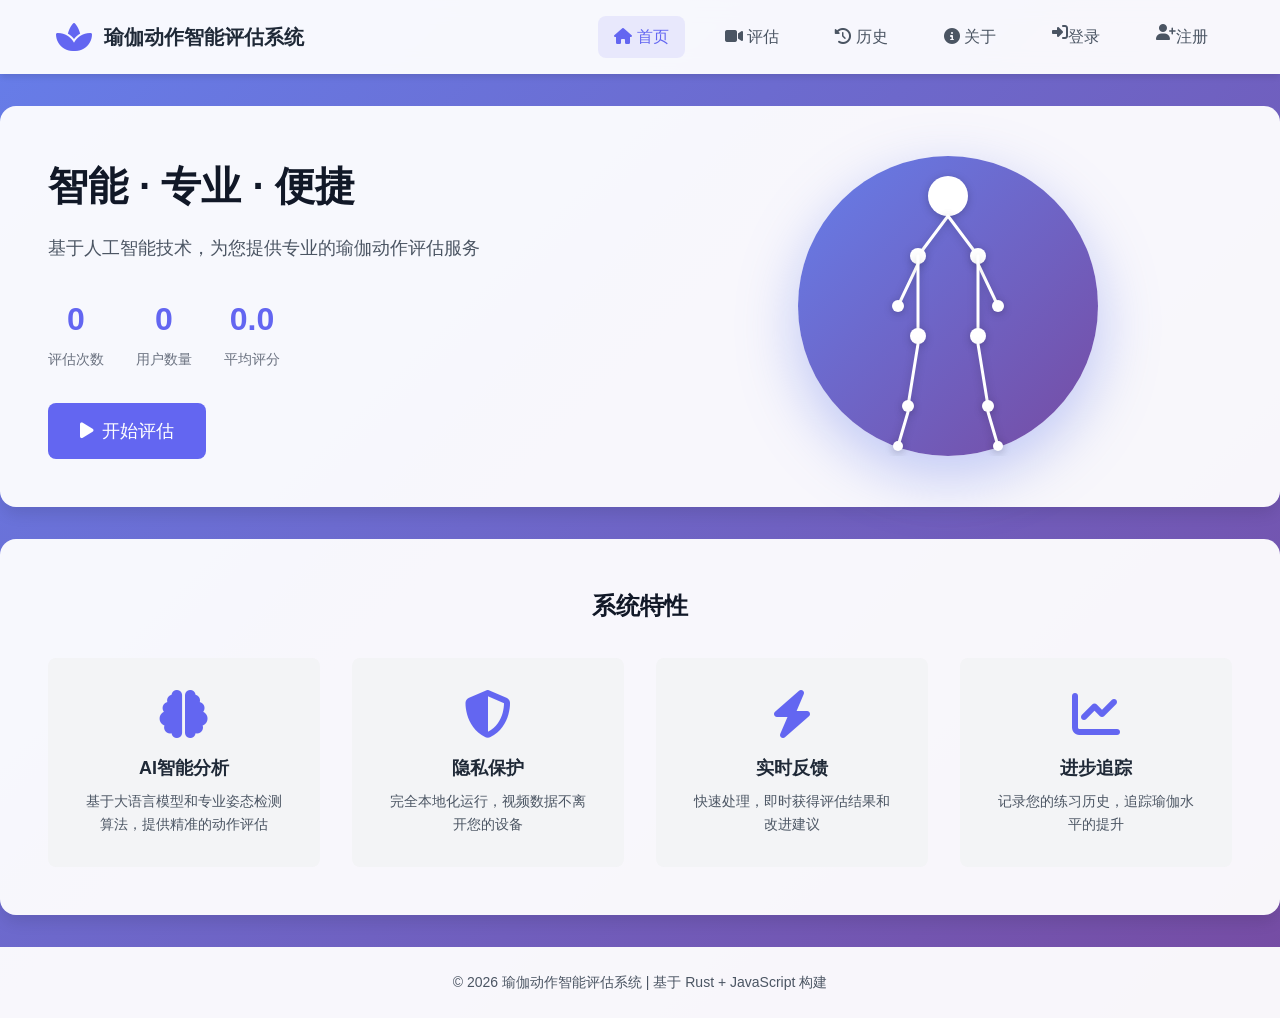
<file: js_frontend/index.html>
<!DOCTYPE html>
<html lang="zh-CN">
<head>
    <meta charset="UTF-8">
    <meta name="viewport" content="width=device-width, initial-scale=1.0">
    <meta http-equiv="Cache-Control" content="no-cache, no-store, must-revalidate">
    <meta http-equiv="Pragma" content="no-cache">
    <meta http-equiv="Expires" content="0">
    <title>瑜伽动作智能评估系统</title>
    <link rel="stylesheet" href="css/style.css">
    <link rel="stylesheet" href="https://cdnjs.cloudflare.com/ajax/libs/font-awesome/6.4.0/css/all.min.css">
</head>
<body>
    <div id="app">
        <!-- Header -->
        <header class="header">
            <div class="container">
                <div class="logo">
                    <i class="fas fa-spa"></i>
                    <h1>瑜伽动作智能评估系统</h1>
                </div>
                <nav class="nav">
                    <a href="#" class="nav-link active" data-page="home">
                        <i class="fas fa-home"></i> 首页
                    </a>
                    <a href="#" class="nav-link" data-page="assessment">
                        <i class="fas fa-video"></i> 评估
                    </a>
                    <a href="#" class="nav-link" data-page="history">
                        <i class="fas fa-history"></i> 历史
                    </a>
                    <a href="#" class="nav-link" data-page="profile" id="nav-profile" style="display: none;">
                        <i class="fas fa-user-circle"></i> 个人
                    </a>
                    <a href="#" class="nav-link" data-page="admin" id="nav-admin" style="display: none;">
                        <i class="fas fa-users-cog"></i> 管理
                    </a>
                    <a href="#" class="nav-link" data-page="about">
                        <i class="fas fa-info-circle"></i> 关于
                    </a>
                    <a href="#" class="nav-link" data-page="login" id="nav-login">
                        <i class="fas fa-sign-in-alt"></i> 登录
                    </a>
                    <a href="#" class="nav-link" data-page="register" id="nav-register">
                        <i class="fas fa-user-plus"></i> 注册
                    </a>
                    <a href="#" class="nav-link" id="nav-logout" style="display: none;">
                        <i class="fas fa-sign-out-alt"></i> 退出
                    </a>
                </nav>
                <div class="user-banner" id="user-banner" style="display: none;">
                    <span id="user-welcome-name"></span>
                    <span class="role-label" id="user-role-label"></span>
                </div>
            </div>
        </header>

        <!-- Main Content -->
        <main class="main">
            <!-- Home Page -->
            <section id="page-home" class="page active">
                <div class="hero">
                    <div class="hero-content">
                        <h2>智能 · 专业 · 便捷</h2>
                        <p>基于人工智能技术，为您提供专业的瑜伽动作评估服务</p>
                        <div class="hero-stats">
                            <div class="stat-item">
                                <span class="stat-number" id="total-assessments">0</span>
                                <span class="stat-label">评估次数</span>
                            </div>
                            <div class="stat-item">
                                <span class="stat-number" id="total-users">0</span>
                                <span class="stat-label">用户数量</span>
                            </div>
                            <div class="stat-item">
                                <span class="stat-number" id="avg-score">0</span>
                                <span class="stat-label">平均评分</span>
                            </div>
                        </div>
                        <button class="btn btn-primary btn-lg" onclick="switchPage('assessment')">
                            <i class="fas fa-play"></i> 开始评估
                        </button>
                    </div>
                    <div class="hero-visual">
                        <div class="pose-visualization">
                            <svg viewBox="0 0 200 300" class="pose-svg">
                                <!-- Simplified pose skeleton -->
                                <circle cx="100" cy="40" r="20" class="landmark" data-point="nose"/>
                                <line x1="100" y1="60" x2="70" y2="100" class="bone"/>
                                <line x1="100" y1="60" x2="130" y2="100" class="bone"/>
                                <circle cx="70" cy="100" r="8" class="landmark" data-point="left_shoulder"/>
                                <circle cx="130" cy="100" r="8" class="landmark" data-point="right_shoulder"/>
                                <line x1="70" y1="108" x2="50" y2="150" class="bone"/>
                                <line x1="130" y1="108" x2="150" y2="150" class="bone"/>
                                <circle cx="50" cy="150" r="6" class="landmark" data-point="left_elbow"/>
                                <circle cx="150" cy="150" r="6" class="landmark" data-point="right_elbow"/>
                                <line x1="70" y1="100" x2="70" y2="180" class="bone"/>
                                <line x1="130" y1="100" x2="130" y2="180" class="bone"/>
                                <circle cx="70" cy="180" r="8" class="landmark" data-point="left_hip"/>
                                <circle cx="130" cy="180" r="8" class="landmark" data-point="right_hip"/>
                                <line x1="70" y1="188" x2="60" y2="250" class="bone"/>
                                <line x1="130" y1="188" x2="140" y2="250" class="bone"/>
                                <circle cx="60" cy="250" r="6" class="landmark" data-point="left_knee"/>
                                <circle cx="140" cy="250" r="6" class="landmark" data-point="right_knee"/>
                                <line x1="60" y1="256" x2="50" y2="290" class="bone"/>
                                <line x1="140" y1="256" x2="150" y2="290" class="bone"/>
                                <circle cx="50" cy="290" r="5" class="landmark" data-point="left_ankle"/>
                                <circle cx="150" cy="290" r="5" class="landmark" data-point="right_ankle"/>
                            </svg>
                        </div>
                    </div>
                </div>

                <!-- Features -->
                <div class="features">
                    <h3>系统特性</h3>
                    <div class="feature-grid">
                        <div class="feature-card">
                            <i class="fas fa-brain"></i>
                            <h4>AI智能分析</h4>
                            <p>基于大语言模型和专业姿态检测算法，提供精准的动作评估</p>
                        </div>
                        <div class="feature-card">
                            <i class="fas fa-shield-alt"></i>
                            <h4>隐私保护</h4>
                            <p>完全本地化运行，视频数据不离开您的设备</p>
                        </div>
                        <div class="feature-card">
                            <i class="fas fa-bolt"></i>
                            <h4>实时反馈</h4>
                            <p>快速处理，即时获得评估结果和改进建议</p>
                        </div>
                        <div class="feature-card">
                            <i class="fas fa-chart-line"></i>
                            <h4>进步追踪</h4>
                            <p>记录您的练习历史，追踪瑜伽水平的提升</p>
                        </div>
                    </div>
                </div>
            </section>

            <!-- Assessment Page -->
            <section id="page-assessment" class="page">
                <div class="assessment-container">
                    <div class="upload-section">
                        <h3><i class="fas fa-upload"></i> 上传视频</h3>
                        <div class="upload-area" id="upload-area">
                            <i class="fas fa-cloud-upload-alt"></i>
                            <p>拖拽视频文件到这里，或点击选择</p>
                            <span class="upload-hint">支持 MP4, AVI, MOV 格式，最大 100MB</span>
                            <input type="file" id="video-input" accept="video/*" hidden>
                        </div>
                        <div class="upload-preview" id="upload-preview" style="display: none;">
                            <video id="preview-video" controls></video>
                            <button class="btn btn-sm btn-secondary" onclick="clearVideo()">
                                <i class="fas fa-times"></i> 清除
                            </button>
                        </div>
                    </div>

                    <div class="pose-selection">
                        <h3><i class="fas fa-user"></i> 选择动作</h3>
                        <div class="pose-grid" id="pose-grid">
                            <!-- Populated dynamically -->
                        </div>
                    </div>

                    <div class="action-section">
                        <button class="btn btn-primary btn-lg" id="assess-btn" disabled>
                            <i class="fas fa-search"></i> 开始评估
                        </button>
                    </div>
                </div>

                <!-- Result Section (hidden initially) -->
                <div class="result-section" id="result-section" style="display: none;">
                    <h3><i class="fas fa-clipboard-check"></i> 评估结果</h3>

                    <div class="result-content">
                        <!-- Score Overview -->
                        <div class="score-overview">
                            <div class="total-score">
                                <svg viewBox="0 0 120 120" class="score-ring">
                                    <circle cx="60" cy="60" r="50" class="score-bg"/>
                                    <circle cx="60" cy="60" r="50" class="score-progress" id="score-ring"/>
                                </svg>
                                <div class="score-text">
                                    <span class="score-value" id="total-score">0</span>
                                    <span class="score-max">/ 100</span>
                                </div>
                            </div>
                            <div class="score-breakdown">
                                <div class="score-item">
                                    <span class="score-label">结构准确性</span>
                                    <div class="score-bar">
                                        <div class="score-fill" id="structure-fill" style="width: 0%"></div>
                                    </div>
                                    <span class="score-value" id="structure-score">0/60</span>
                                </div>
                                <div class="score-item">
                                    <span class="score-label">正位性</span>
                                    <div class="score-bar">
                                        <div class="score-fill" id="alignment-fill" style="width: 0%"></div>
                                    </div>
                                    <span class="score-value" id="alignment-score">0/30</span>
                                </div>
                                <div class="score-item">
                                    <span class="score-label">稳定性</span>
                                    <div class="score-bar">
                                        <div class="score-fill" id="stability-fill" style="width: 0%"></div>
                                    </div>
                                    <span class="score-value" id="stability-score">0/10</span>
                                </div>
                            </div>
                        </div>

                        <!-- Angle Chart -->
                        <div class="chart-section">
                            <h4><i class="fas fa-chart-bar"></i> 关节角度数据</h4>
                            <canvas id="angle-chart"></canvas>
                        </div>

                        <!-- Problems and Suggestions -->
                        <div class="feedback-section">
                            <div class="problems">
                                <h4><i class="fas fa-exclamation-triangle"></i> 主要问题</h4>
                                <ul id="problems-list">
                                    <!-- Populated dynamically -->
                                </ul>
                            </div>
                            <div class="suggestions">
                                <h4><i class="fas fa-lightbulb"></i> 改进建议</h4>
                                <ul id="suggestions-list">
                                    <!-- Populated dynamically -->
                                </ul>
                            </div>
                        </div>
                    </div>
                </div>

                <!-- Processing Overlay -->
                <div class="processing-overlay" id="processing-overlay" style="display: none;">
                    <div class="spinner"></div>
                    <p>正在分析视频，请稍候...</p>
                    <div class="progress-bar">
                        <div class="progress-fill" id="progress-fill"></div>
                    </div>
                </div>
            </section>

            <!-- History Page -->
            <section id="page-history" class="page">
                <h3><i class="fas fa-history"></i> 评估历史</h3>
                <div class="history-list" id="history-list">
                    <!-- Populated dynamically -->
                </div>
            </section>

            <!-- Profile Page -->
            <section id="page-profile" class="page">
                <div class="profile-card">
                    <h3><i class="fas fa-user-circle"></i> 我的账户</h3>
                    <div class="profile-details">
                        <p><strong>用户名：</strong><span id="profile-username">-</span></p>
                        <p><strong>邮箱：</strong><span id="profile-email">-</span></p>
                        <p><strong>角色：</strong><span id="profile-role">Learner</span></p>
                        <p><strong>状态：</strong><span id="profile-status">Active</span></p>
                    </div>
                </div>
                <div class="role-card">
                    <h4>权限说明</h4>
                    <p id="role-info">登录后可查看您的评估历史、上传视频并获取个性化瑜伽动作建议。</p>
                </div>
            </section>

            <!-- Admin Page -->
            <section id="page-admin" class="page">
                <div class="admin-card">
                    <div class="admin-header">
                        <div>
                            <h3><i class="fas fa-users-cog"></i> 管理用户</h3>
                            <p>管理员可以查看所有用户并修改角色或启用状态。</p>
                        </div>
                        <button class="btn btn-secondary" id="refresh-users-btn">
                            <i class="fas fa-sync-alt"></i> 刷新列表
                        </button>
                    </div>

                    <div class="admin-grid">
                        <div class="admin-panel">
                            <h4>创建新用户</h4>
                            <form id="admin-create-user-form" class="auth-form">
                                <label for="admin-username">用户名</label>
                                <input type="text" id="admin-username" required>
                                <label for="admin-email">邮箱</label>
                                <input type="email" id="admin-email">
                                <label for="admin-password">密码</label>
                                <input type="password" id="admin-password" required>
                                <label for="admin-role">角色</label>
                                <select id="admin-role">
                                    <option value="learner">学习者</option>
                                    <option value="admin">管理员</option>
                                </select>
                                <button type="submit" class="btn btn-primary">创建用户</button>
                                <p class="auth-error" id="admin-create-error"></p>
                                <p class="auth-success" id="admin-create-success"></p>
                            </form>
                        </div>

                        <div class="admin-panel admin-list-panel">
                            <h4>用户列表</h4>
                            <div class="admin-table-wrapper">
                                <table class="admin-table" id="admin-user-table">
                                    <thead>
                                        <tr>
                                            <th>用户名</th>
                                            <th>邮箱</th>
                                            <th>角色</th>
                                            <th>状态</th>
                                            <th>操作</th>
                                        </tr>
                                    </thead>
                                    <tbody>
                                        <!-- 用户列表由 JS 填充 -->
                                    </tbody>
                                </table>
                            </div>
                        </div>
                    </div>
                </div>
            </section>

            <!-- Login Page -->
            <section id="page-login" class="page">
                <div class="auth-card">
                    <h3><i class="fas fa-sign-in-alt"></i> 用户登录</h3>
                    <form id="login-form" class="auth-form">
                        <label for="login-username">用户名</label>
                        <input type="text" id="login-username" required>
                        <label for="login-password">密码</label>
                        <input type="password" id="login-password" required>
                        <button type="submit" class="btn btn-primary">登录</button>
                        <p class="auth-switch">还没有账号？ <a href="#" id="show-register">现在注册</a></p>
                        <p class="auth-error" id="login-error"></p>
                    </form>
                </div>
            </section>

            <!-- Register Page -->
            <section id="page-register" class="page">
                <div class="auth-card">
                    <h3><i class="fas fa-user-plus"></i> 用户注册</h3>
                    <form id="register-form" class="auth-form">
                        <label for="register-username">用户名</label>
                        <input type="text" id="register-username" required>
                        <label for="register-email">邮箱</label>
                        <input type="email" id="register-email" required>
                        <label for="register-password">密码</label>
                        <input type="password" id="register-password" required>
                        <button type="submit" class="btn btn-primary">注册</button>
                        <p class="auth-switch">已有账号？ <a href="#" id="show-login">直接登录</a></p>
                        <p class="auth-error" id="register-error"></p>
                    </form>
                </div>
            </section>

            <!-- About Page -->
            <section id="page-about" class="page">
                <div class="about-content">
                    <h3><i class="fas fa-info-circle"></i> 关于系统</h3>
                    <div class="about-card">
                        <h4>系统架构</h4>
                        <p>本系统采用前后端分离架构：</p>
                        <ul>
                            <li><strong>后端</strong>：Rust + Axum 高性能Web框架</li>
                            <li><strong>前端</strong>：原生JavaScript + CSS</li>
                            <li><strong>数据库</strong>：SQLite 轻量级数据库</li>
                            <li><strong>AI模型</strong>：Qwen3-4B 本地大语言模型</li>
                        </ul>
                    </div>
                    <div class="about-card">
                        <h4>技术特点</h4>
                        <ul>
                            <li>高性能：Rust后端提供卓越的处理速度</li>
                            <li>安全可靠：本地化部署，数据不外传</li>
                            <li>易于扩展：模块化设计，便于功能扩展</li>
                            <li>跨平台：支持Windows、macOS、Linux</li>
                        </ul>
                    </div>
                    <div class="about-card">
                        <h4>版本信息</h4>
                        <p>当前版本：<span id="version">1.0.0</span></p>
                        <p>最后更新：2026-04-02</p>
                    </div>
                </div>
            </section>
        </main>

        <!-- Footer -->
        <footer class="footer">
            <div class="container">
                <p>&copy; 2026 瑜伽动作智能评估系统 | 基于 Rust + JavaScript 构建</p>
            </div>
        </footer>
    </div>

    <script src="js/api.js?v=2"></script>
    <script src="js/app.js?v=2"></script>
</body>
</html>
</file>
<file: js_frontend/css/style.css>
/* ========================================
   Yoga Assessment System - Main Styles
   ======================================== */

/* CSS Variables */
:root {
    --primary: #6366f1;
    --primary-dark: #4f46e5;
    --secondary: #10b981;
    --warning: #f59e0b;
    --danger: #ef4444;
    --dark: #1f2937;
    --gray-100: #f3f4f6;
    --gray-200: #e5e7eb;
    --gray-300: #d1d5db;
    --gray-400: #9ca3af;
    --gray-500: #6b7280;
    --gray-600: #4b5563;
    --gray-700: #374151;
    --gray-800: #1f2937;
    --gray-900: #111827;
    --white: #ffffff;
    --shadow-sm: 0 1px 2px 0 rgba(0, 0, 0, 0.05);
    --shadow: 0 4px 6px -1px rgba(0, 0, 0, 0.1);
    --shadow-lg: 0 10px 15px -3px rgba(0, 0, 0, 0.1);
    --radius-sm: 0.25rem;
    --radius: 0.5rem;
    --radius-lg: 1rem;
    --transition: all 0.3s ease;
}

/* Reset */
*, *::before, *::after {
    box-sizing: border-box;
    margin: 0;
    padding: 0;
}

/* Base Styles */
html {
    font-size: 16px;
    scroll-behavior: smooth;
}

body {
    font-family: -apple-system, BlinkMacSystemFont, 'Segoe UI', Roboto, Oxygen, Ubuntu, sans-serif;
    line-height: 1.6;
    color: var(--gray-800);
    background: linear-gradient(135deg, #667eea 0%, #764ba2 100%);
    min-height: 100vh;
}

.container {
    max-width: 1200px;
    margin: 0 auto;
    padding: 0 1rem;
}

/* App Container */
#app {
    min-height: 100vh;
    display: flex;
    flex-direction: column;
}

.user-banner {
    display: flex;
    align-items: center;
    justify-content: flex-start;
    gap: 0.75rem;
    padding: 0.75rem 1rem;
    background: rgba(255, 255, 255, 0.9);
    border-radius: var(--radius);
    margin-top: 0.75rem;
    color: var(--gray-700);
    box-shadow: var(--shadow);
}

.user-banner .role-label {
    display: inline-flex;
    padding: 0.3rem 0.75rem;
    border-radius: 999px;
    font-size: 0.9rem;
    font-weight: 600;
}

.role-learner {
    background: rgba(99, 102, 241, 0.12);
    color: var(--primary);
}

.role-coach {
    background: rgba(16, 185, 129, 0.12);
    color: var(--secondary);
}

.role-admin {
    background: rgba(239, 68, 68, 0.12);
    color: var(--danger);
}

/* Header */
.header {
    background: rgba(255, 255, 255, 0.95);
    backdrop-filter: blur(10px);
    box-shadow: var(--shadow);
    position: sticky;
    top: 0;
    z-index: 100;
}

.header .container {
    display: flex;
    justify-content: space-between;
    align-items: center;
    padding: 1rem;
}

.logo {
    display: flex;
    align-items: center;
    gap: 0.75rem;
}

.logo i {
    font-size: 2rem;
    color: var(--primary);
}

.logo h1 {
    font-size: 1.25rem;
    font-weight: 700;
    color: var(--gray-800);
}

.nav {
    display: flex;
    gap: 1.5rem;
}

.nav-link {
    color: var(--gray-600);
    text-decoration: none;
    font-weight: 500;
    padding: 0.5rem 1rem;
    border-radius: var(--radius);
    transition: var(--transition);
}

.nav-link:hover {
    color: var(--primary);
    background: var(--gray-100);
}

.nav-link.active {
    color: var(--primary);
    background: rgba(99, 102, 241, 0.1);
}

/* Main Content */
.main {
    flex: 1;
    padding: 2rem 0;
}

/* Page Sections */
.page {
    display: none;
    animation: fadeIn 0.3s ease;
}

.page.active {
    display: block;
}

.auth-card,
.profile-card,
.history-card {
    background: rgba(255, 255, 255, 0.95);
    border-radius: var(--radius-lg);
    box-shadow: var(--shadow-lg);
    padding: 2rem;
    margin-bottom: 2rem;
}

.auth-form {
    display: grid;
    gap: 1rem;
}

.auth-form label {
    font-size: 0.95rem;
    color: var(--gray-700);
}

.auth-form input {
    width: 100%;
    padding: 0.85rem 1rem;
    border: 1px solid var(--gray-300);
    border-radius: var(--radius-sm);
    font-size: 1rem;
    outline: none;
    transition: border-color 0.2s ease;
}

.auth-form input:focus {
    border-color: var(--primary);
}

.auth-switch {
    color: var(--gray-500);
    font-size: 0.95rem;
}

.role-card {
    background: rgba(255, 255, 255, 0.95);
    border-radius: var(--radius-lg);
    box-shadow: var(--shadow-lg);
    padding: 1.75rem;
    margin-bottom: 2rem;
}

.role-card h4 {
    margin-bottom: 0.75rem;
    color: var(--gray-800);
}

.role-card p {
    color: var(--gray-600);
    line-height: 1.8;
}

.history-meta {
    display: block;
    color: var(--gray-500);
    font-size: 0.9rem;
    margin-top: 0.35rem;
}

.history-card {
    padding: 1.5rem;
}

.history-body {
    display: grid;
    gap: 0.75rem;
    margin-top: 1rem;
}

.history-row {
    display: flex;
    justify-content: space-between;
    padding: 0.75rem 0;
    border-bottom: 1px solid var(--gray-200);
    color: var(--gray-600);
}

.history-summary {
    color: var(--gray-700);
    font-size: 0.95rem;
    line-height: 1.6;
}

.badge {
    display: inline-flex;
    align-items: center;
    justify-content: center;
    padding: 0.4rem 0.8rem;
    border-radius: 999px;
    font-size: 0.85rem;
    font-weight: 700;
}

.badge-success {
    color: #065f46;
    background: #d1fae5;
}

.badge-warning {
    color: #92400e;
    background: #fef3c7;
}

.auth-switch a {
    color: var(--primary);
    text-decoration: none;
}

.auth-error {
    color: var(--danger);
    font-size: 0.9rem;
    min-height: 1.2rem;
}

.auth-success {
    color: #047857;
    font-size: 0.9rem;
    min-height: 1.2rem;
}

.profile-details p {
    margin-bottom: 0.75rem;
    color: var(--gray-700);
}

.history-list {
    display: grid;
    gap: 1rem;
}

.history-card {
    padding: 1.5rem;
}

.history-header {
    display: flex;
    justify-content: space-between;
    align-items: center;
    margin-bottom: 0.75rem;
}

.history-header h4 {
    margin: 0;
}

.history-body p {
    margin: 0.25rem 0;
    color: var(--gray-600);
}

@keyframes fadeIn {
    from { opacity: 0; transform: translateY(10px); }
    to { opacity: 1; transform: translateY(0); }
}

/* Hero Section */
.hero {
    background: rgba(255, 255, 255, 0.95);
    border-radius: var(--radius-lg);
    padding: 3rem;
    margin-bottom: 2rem;
    display: grid;
    grid-template-columns: 1fr 1fr;
    gap: 3rem;
    align-items: center;
    box-shadow: var(--shadow-lg);
}

.hero-content h2 {
    font-size: 2.5rem;
    color: var(--gray-900);
    margin-bottom: 1rem;
}

.hero-content p {
    font-size: 1.125rem;
    color: var(--gray-600);
    margin-bottom: 2rem;
}

.hero-stats {
    display: flex;
    gap: 2rem;
    margin-bottom: 2rem;
}

.stat-item {
    text-align: center;
}

.stat-number {
    display: block;
    font-size: 2rem;
    font-weight: 700;
    color: var(--primary);
}

.stat-label {
    font-size: 0.875rem;
    color: var(--gray-500);
}

/* Hero Visual */
.hero-visual {
    display: flex;
    justify-content: center;
    align-items: center;
}

.pose-visualization {
    background: linear-gradient(135deg, #667eea 0%, #764ba2 100%);
    border-radius: 50%;
    width: 300px;
    height: 300px;
    display: flex;
    justify-content: center;
    align-items: center;
    box-shadow: 0 20px 60px rgba(102, 126, 234, 0.4);
}

.pose-svg {
    width: 200px;
    height: 300px;
}

.landmark {
    fill: var(--white);
    filter: drop-shadow(0 2px 4px rgba(0,0,0,0.2));
}

.bone {
    stroke: var(--white);
    stroke-width: 3;
    stroke-linecap: round;
    filter: drop-shadow(0 2px 4px rgba(0,0,0,0.2));
}

/* Buttons */
.btn {
    display: inline-flex;
    align-items: center;
    justify-content: center;
    gap: 0.5rem;
    padding: 0.75rem 1.5rem;
    font-size: 1rem;
    font-weight: 500;
    border: none;
    border-radius: var(--radius);
    cursor: pointer;
    transition: var(--transition);
}

.btn-primary {
    background: var(--primary);
    color: var(--white);
}

.btn-primary:hover {
    background: var(--primary-dark);
    transform: translateY(-2px);
    box-shadow: var(--shadow);
}

.btn-secondary {
    background: var(--gray-200);
    color: var(--gray-700);
}

.btn-secondary:hover {
    background: var(--gray-300);
}

.btn-lg {
    padding: 1rem 2rem;
    font-size: 1.125rem;
}

..btn-sm {
    padding: 0.5rem 1rem;
    font-size: 0.875rem;
}

.admin-card {
    background: rgba(255, 255, 255, 0.98);
    border-radius: var(--radius-lg);
    padding: 2rem;
    box-shadow: var(--shadow-lg);
}

.admin-header {
    display: flex;
    align-items: center;
    justify-content: space-between;
    gap: 1rem;
    margin-bottom: 1.5rem;
}

.admin-grid {
    display: grid;
    grid-template-columns: 1fr 2fr;
    gap: 1.5rem;
}

.admin-panel {
    background: var(--white);
    border-radius: var(--radius-lg);
    padding: 1.5rem;
    box-shadow: var(--shadow);
}

.admin-panel h4 {
    margin-bottom: 1rem;
}

.admin-list-panel {
    overflow-x: auto;
}

.admin-table-wrapper {
    width: 100%;
    overflow: auto;
}

.admin-table {
    width: 100%;
    border-collapse: collapse;
    min-width: 700px;
}

.admin-table th,
.admin-table td {
    padding: 0.85rem 1rem;
    border-bottom: 1px solid var(--gray-200);
    text-align: left;
}

.admin-table th {
    background: var(--gray-100);
    color: var(--gray-700);
    font-weight: 700;
}

.admin-table td select {
    width: 100%;
    padding: 0.55rem 0.75rem;
    border: 1px solid var(--gray-300);
    border-radius: var(--radius-sm);
    background: var(--white);
}

.admin-card .empty-state {
    padding: 1.5rem;
    text-align: center;
    color: var(--gray-500);
}

.admin-table .btn {
    min-width: 80px;
}

.btn:disabled {
    opacity: 0.5;
    cursor: not-allowed;
}

/* Features Section */
.features {
    background: rgba(255, 255, 255, 0.95);
    border-radius: var(--radius-lg);
    padding: 3rem;
    box-shadow: var(--shadow-lg);
}

.features h3 {
    font-size: 1.5rem;
    color: var(--gray-900);
    text-align: center;
    margin-bottom: 2rem;
}

.feature-grid {
    display: grid;
    grid-template-columns: repeat(auto-fit, minmax(250px, 1fr));
    gap: 2rem;
}

.feature-card {
    text-align: center;
    padding: 2rem;
    background: var(--gray-100);
    border-radius: var(--radius);
    transition: var(--transition);
}

.feature-card:hover {
    transform: translateY(-5px);
    box-shadow: var(--shadow);
}

.feature-card i {
    font-size: 3rem;
    color: var(--primary);
    margin-bottom: 1rem;
}

.feature-card h4 {
    font-size: 1.125rem;
    color: var(--gray-800);
    margin-bottom: 0.5rem;
}

.feature-card p {
    font-size: 0.875rem;
    color: var(--gray-600);
}

/* Assessment Page */
.assessment-container {
    background: rgba(255, 255, 255, 0.95);
    border-radius: var(--radius-lg);
    padding: 2rem;
    box-shadow: var(--shadow-lg);
}

.upload-section, .pose-selection, .action-section {
    margin-bottom: 2rem;
}

.upload-section h3, .pose-selection h3 {
    font-size: 1.25rem;
    color: var(--gray-800);
    margin-bottom: 1rem;
}

.upload-area {
    border: 2px dashed var(--gray-300);
    border-radius: var(--radius);
    padding: 3rem;
    text-align: center;
    cursor: pointer;
    transition: var(--transition);
}

.upload-area:hover {
    border-color: var(--primary);
    background: rgba(99, 102, 241, 0.05);
}

.upload-area i {
    font-size: 4rem;
    color: var(--gray-400);
    margin-bottom: 1rem;
}

.upload-area p {
    font-size: 1rem;
    color: var(--gray-600);
    margin-bottom: 0.5rem;
}

.upload-hint {
    font-size: 0.875rem;
    color: var(--gray-500);
}

.upload-preview {
    position: relative;
}

.upload-preview video {
    width: 100%;
    max-height: 400px;
    border-radius: var(--radius);
    background: var(--gray-900);
}

.upload-preview .btn {
    position: absolute;
    top: 1rem;
    right: 1rem;
}

/* Pose Grid */
.pose-grid {
    display: grid;
    grid-template-columns: repeat(auto-fill, minmax(180px, 1fr));
    gap: 1rem;
}

.pose-card {
    padding: 1.5rem;
    background: var(--gray-100);
    border-radius: var(--radius);
    text-align: center;
    cursor: pointer;
    border: 2px solid transparent;
    transition: var(--transition);
}

.pose-card:hover {
    background: rgba(99, 102, 241, 0.1);
    border-color: var(--primary);
}

.pose-card.selected {
    background: rgba(99, 102, 241, 0.15);
    border-color: var(--primary);
}

.pose-card i {
    font-size: 2rem;
    color: var(--primary);
    margin-bottom: 0.5rem;
}

.pose-card h4 {
    font-size: 1rem;
    color: var(--gray-800);
}

.pose-card span {
    font-size: 0.75rem;
    color: var(--gray-500);
}

/* Result Section */
.result-section {
    background: rgba(255, 255, 255, 0.95);
    border-radius: var(--radius-lg);
    padding: 2rem;
    margin-top: 2rem;
    box-shadow: var(--shadow-lg);
}

.result-section h3 {
    font-size: 1.5rem;
    color: var(--gray-800);
    margin-bottom: 2rem;
}

.score-overview {
    display: grid;
    grid-template-columns: 200px 1fr;
    gap: 3rem;
    margin-bottom: 2rem;
}

.total-score {
    position: relative;
    width: 200px;
    height: 200px;
}

.score-ring {
    transform: rotate(-90deg);
}

.score-bg {
    fill: none;
    stroke: var(--gray-200);
    stroke-width: 10;
}

.score-progress {
    fill: none;
    stroke: var(--primary);
    stroke-width: 10;
    stroke-linecap: round;
    stroke-dasharray: 314;
    stroke-dashoffset: 314;
    transition: stroke-dashoffset 1s ease;
}

.score-text {
    position: absolute;
    top: 50%;
    left: 50%;
    transform: translate(-50%, -50%);
    text-align: center;
}

.score-value {
    display: block;
    font-size: 3rem;
    font-weight: 700;
    color: var(--primary);
}

.score-max {
    font-size: 1rem;
    color: var(--gray-500);
}

.score-breakdown {
    display: flex;
    flex-direction: column;
    justify-content: center;
    gap: 1.5rem;
}

.score-item {
    display: grid;
    grid-template-columns: 120px 1fr 80px;
    align-items: center;
    gap: 1rem;
}

.score-label {
    font-weight: 500;
    color: var(--gray-700);
}

.score-bar {
    height: 8px;
    background: var(--gray-200);
    border-radius: 4px;
    overflow: hidden;
}

.score-fill {
    height: 100%;
    background: linear-gradient(90deg, var(--primary), var(--secondary));
    border-radius: 4px;
    transition: width 1s ease;
}

/* Chart Section */
.chart-section {
    margin-bottom: 2rem;
}

.chart-section h4 {
    font-size: 1.125rem;
    color: var(--gray-800);
    margin-bottom: 1rem;
}

#angle-chart {
    width: 100%;
    max-height: 300px;
    background: var(--gray-100);
    border-radius: var(--radius);
    padding: 1rem;
}

/* Feedback Section */
.feedback-section {
    display: grid;
    grid-template-columns: 1fr 1fr;
    gap: 2rem;
}

.problems h4, .suggestions h4 {
    font-size: 1rem;
    color: var(--gray-800);
    margin-bottom: 1rem;
}

.problems h4 i {
    color: var(--warning);
}

.suggestions h4 i {
    color: var(--secondary);
}

.problems ul, .suggestions ul {
    list-style: none;
}

.problems li, .suggestions li {
    padding: 0.75rem;
    background: var(--gray-100);
    border-radius: var(--radius);
    margin-bottom: 0.5rem;
    font-size: 0.9rem;
}

/* Processing Overlay */
.processing-overlay {
    position: fixed;
    top: 0;
    left: 0;
    right: 0;
    bottom: 0;
    background: rgba(0, 0, 0, 0.8);
    display: flex;
    flex-direction: column;
    justify-content: center;
    align-items: center;
    z-index: 1000;
}

.spinner {
    width: 60px;
    height: 60px;
    border: 4px solid var(--gray-700);
    border-top-color: var(--primary);
    border-radius: 50%;
    animation: spin 1s linear infinite;
}

@keyframes spin {
    to { transform: rotate(360deg); }
}

.processing-overlay p {
    color: var(--white);
    font-size: 1.125rem;
    margin-top: 1.5rem;
}

.progress-bar {
    width: 200px;
    height: 4px;
    background: var(--gray-700);
    border-radius: 2px;
    margin-top: 1rem;
    overflow: hidden;
}

.progress-fill {
    height: 100%;
    background: var(--primary);
    width: 0%;
    transition: width 0.3s ease;
}

/* History Page */
.history-list {
    background: rgba(255, 255, 255, 0.95);
    border-radius: var(--radius-lg);
    padding: 2rem;
    box-shadow: var(--shadow-lg);
}

.history-item {
    display: flex;
    justify-content: space-between;
    align-items: center;
    padding: 1rem;
    background: var(--gray-100);
    border-radius: var(--radius);
    margin-bottom: 1rem;
}

.history-info h4 {
    font-size: 1rem;
    color: var(--gray-800);
}

.history-info span {
    font-size: 0.875rem;
    color: var(--gray-500);
}

.history-score {
    font-size: 1.5rem;
    font-weight: 700;
    color: var(--primary);
}

/* About Page */
.about-content {
    background: rgba(255, 255, 255, 0.95);
    border-radius: var(--radius-lg);
    padding: 2rem;
    box-shadow: var(--shadow-lg);
}

.about-content h3 {
    font-size: 1.5rem;
    color: var(--gray-800);
    margin-bottom: 2rem;
}

.about-card {
    background: var(--gray-100);
    border-radius: var(--radius);
    padding: 1.5rem;
    margin-bottom: 1.5rem;
}

.about-card h4 {
    font-size: 1.125rem;
    color: var(--gray-800);
    margin-bottom: 1rem;
}

.about-card ul {
    list-style: disc;
    padding-left: 1.5rem;
}

.about-card li {
    margin-bottom: 0.5rem;
    color: var(--gray-700);
}

/* Footer */
.footer {
    background: rgba(255, 255, 255, 0.95);
    padding: 1.5rem 0;
    text-align: center;
    color: var(--gray-600);
    font-size: 0.875rem;
}

/* Responsive */
@media (max-width: 768px) {
    .header .container {
        flex-direction: column;
        gap: 1rem;
    }

    .hero {
        grid-template-columns: 1fr;
        text-align: center;
    }

    .hero-stats {
        justify-content: center;
    }

    .score-overview {
        grid-template-columns: 1fr;
    }

    .feedback-section {
        grid-template-columns: 1fr;
    }
}
</file>
